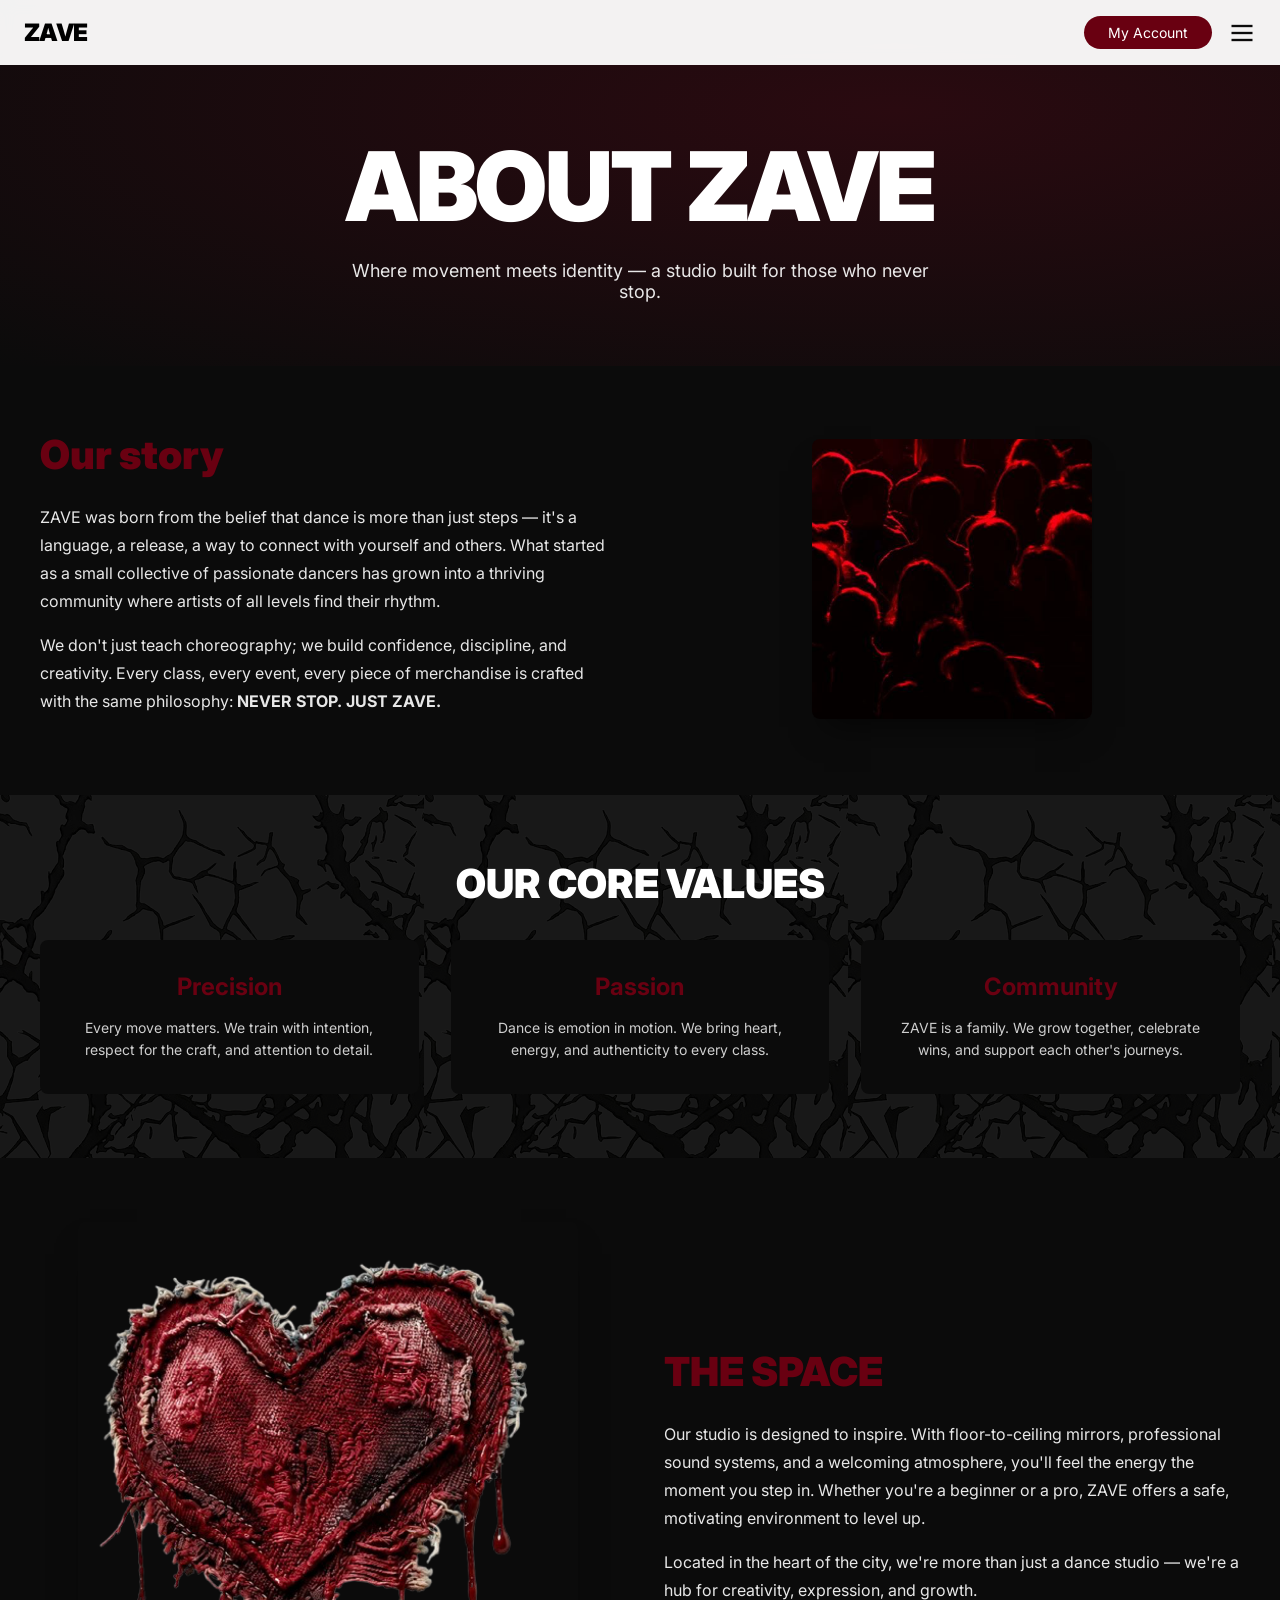
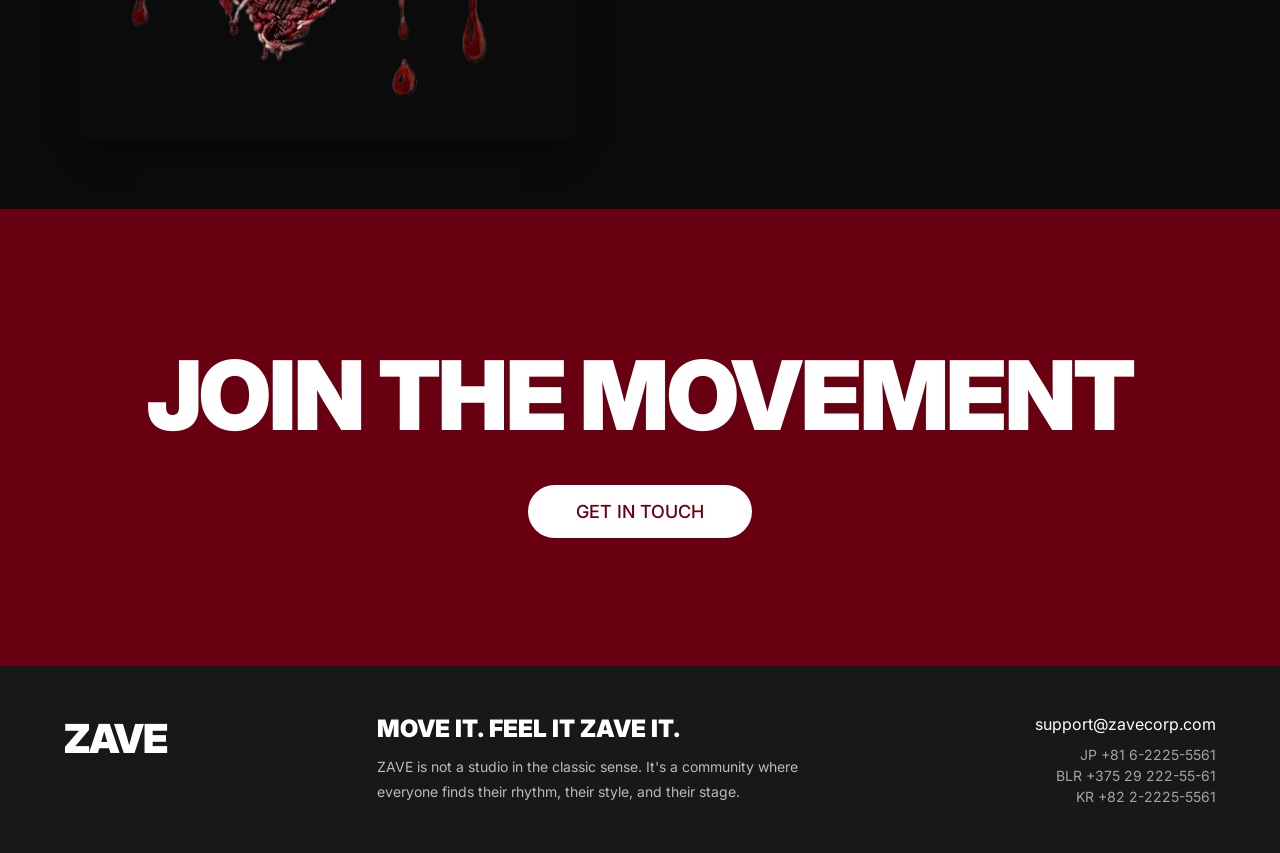
<file: about.html>
<!DOCTYPE html>
<html lang="en">
<head>
    <meta charset="UTF-8">
    <meta name="viewport" content="width=device-width, initial-scale=1.0">
    <title>ZAVE - About Studio</title>
    <link rel="stylesheet" href="styles.css">
    <style>
        /* Additional styles for About page */
        .about-hero {
            background: radial-gradient(ellipse at 70% 30%, #2a0a10, #0B0B0B);
            color: white;
            padding: 8rem 1.5rem 4rem;
            text-align: center;
        }
        .about-hero-title {
            font-size: 4rem;
            font-weight: 900;
            letter-spacing: -0.025em;
            margin-bottom: 1rem;
        }
        @media (min-width: 768px) {
            .about-hero-title {
                font-size: 6rem;
            }
        }
        .about-subtitle {
            font-size: 1.125rem;
            opacity: 0.9;
            max-width: 600px;
            margin: 0 auto;
        }
        .about-story {
            background: #0B0B0B;
            color: white;
            padding: 4rem 1.5rem;
        }
        .about-story-container {
            max-width: 1200px;
            margin: 0 auto;
            display: grid;
            gap: 3rem;
        }
        @media (min-width: 768px) {
            .about-story-container {
                grid-template-columns: 1fr 1fr;
                align-items: center;
            }
        }
        .about-story-text h2 {
            font-size: 2.5rem;
            font-weight: 900;
            margin-bottom: 1.5rem;
            color: #690011;
        }
        .about-story-text p {
            font-size: 1rem;
            line-height: 1.75;
            opacity: 0.9;
            margin-bottom: 1rem;
        }
        /* Square, smaller image for Our Story */
        .about-story-image {
            text-align: center;
        }
        .about-story-image img {
            width: 280px;
            height: 280px;
            object-fit: cover;
            border-radius: 0.5rem;
            box-shadow: 0 20px 30px -12px rgba(0,0,0,0.5);
        }
        /* For The Space image - keep original size but allow local file */
        .about-story-image.space-image img {
            width: 100%;
            height: auto;
            max-width: 500px;
            object-fit: cover;
        }
        /* On smaller screens, reduce size for story image */
        @media (max-width: 768px) {
            .about-story-image img {
                width: 200px;
                height: 200px;
            }
        }
        /* Pattern background for the Core Values section */
        .pattern-bg {
            background: #181818;
            background-image: url('pattern.png');
            background-repeat: repeat;
            background-blend-mode: overlay;
        }
        .about-values {
            color: white;
            padding: 4rem 1.5rem;
            text-align: center;
        }
        .values-grid {
            max-width: 1200px;
            margin: 2rem auto 0;
            display: grid;
            gap: 2rem;
            grid-template-columns: 1fr;
        }
        @media (min-width: 768px) {
            .values-grid {
                grid-template-columns: repeat(3, 1fr);
            }
        }
        .value-card {
            background: #0B0B0B;
            padding: 2rem;
            border-radius: 0.5rem;
            transition: transform 0.3s;
        }
        .value-card:hover {
            transform: translateY(-5px);
        }
        .value-card h3 {
            font-size: 1.5rem;
            font-weight: 700;
            margin-bottom: 1rem;
            color: #690011;
        }
        .value-card p {
            font-size: 0.875rem;
            opacity: 0.8;
            line-height: 1.6;
        }
        /* Remove extra margin if no icon */
        .value-card {
            margin-top: 0;
        }
    </style>
</head>
<body>

    <!-- Navigation -->
    <nav class="nav">
        <div class="nav-container">
            <a href="index.html" style="text-decoration: none; color: inherit;">
                <div class="logo">ZAVE</div>
            </a>
            <div class="nav-right">
                <button class="btn-account">My Account</button>
                <button class="hamburger" id="hamburgerBtn">
                    <svg width="28" height="28" viewBox="0 0 24 24" fill="none" stroke="currentColor" stroke-width="2">
                        <line x1="3" y1="12" x2="21" y2="12"></line>
                        <line x1="3" y1="6" x2="21" y2="6"></line>
                        <line x1="3" y1="18" x2="21" y2="18"></line>
                    </svg>
                </button>
            </div>
        </div>
    </nav>

    <!-- Sidebar Overlay -->
    <div class="sidebar-overlay" id="sidebarOverlay"></div>

    <!-- Sidebar -->
    <div class="sidebar" id="sidebar">
        <div class="sidebar-content">
            <button class="sidebar-close" id="sidebarClose">
                <svg width="28" height="28" viewBox="0 0 24 24" fill="none" stroke="currentColor" stroke-width="2">
                    <line x1="18" y1="6" x2="6" y2="18"></line>
                    <line x1="6" y1="6" x2="18" y2="18"></line>
                </svg>
            </button>
            <div class="sidebar-logo">ZAVE</div>
            <nav class="sidebar-nav">
                <a href="index.html" class="sidebar-link">MAIN PAGE</a>
                <a href="about.html" class="sidebar-link">About studio</a>
                <a href="index.html#membership" class="sidebar-link">Memberships</a>
                <a href="merchandise.html" class="sidebar-link">Merchandise</a>
                <a href="index.html#contact" class="sidebar-link-small">Contact Us</a>
            </nav>
        </div>
    </div>

    <!-- Hero Section -->
    <section class="about-hero">
        <h1 class="about-hero-title">ABOUT ZAVE</h1>
        <p class="about-subtitle">Where movement meets identity — a studio built for those who never stop.</p>
    </section>

    <!-- Story Section with local square PNG -->
    <section class="about-story">
        <div class="about-story-container">
            <div class="about-story-text">
                <h2>Our story</h2>
                <p>ZAVE was born from the belief that dance is more than just steps — it's a language, a release, a way to connect with yourself and others. What started as a small collective of passionate dancers has grown into a thriving community where artists of all levels find their rhythm.</p>
                <p>We don't just teach choreography; we build confidence, discipline, and creativity. Every class, every event, every piece of merchandise is crafted with the same philosophy: <strong>NEVER STOP. JUST ZAVE.</strong></p>
            </div>
            <div class="about-story-image">
                <img src="story-image.png" alt="Dance studio">
            </div>
        </div>
    </section>

    <!-- Core Values Section with pattern background (no emojis) -->
    <section class="about-values pattern-bg">
        <h2 style="font-size: 2.5rem; font-weight: 900;">OUR CORE VALUES</h2>
        <div class="values-grid">
            <div class="value-card">
                <!-- Removed emoji -->
                <h3>Precision</h3>
                <p>Every move matters. We train with intention, respect for the craft, and attention to detail.</p>
            </div>
            <div class="value-card">
                <!-- Removed emoji -->
                <h3>Passion</h3>
                <p>Dance is emotion in motion. We bring heart, energy, and authenticity to every class.</p>
            </div>
            <div class="value-card">
                <!-- Removed emoji -->
                <h3>Community</h3>
                <p>ZAVE is a family. We grow together, celebrate wins, and support each other's journeys.</p>
            </div>
        </div>
    </section>

    <!-- The Space Section with local PNG -->
    <section class="about-story">
        <div class="about-story-container">
            <div class="about-story-image space-image">
                <img src="space-image.png" alt="Studio interior">
            </div>
            <div class="about-story-text">
                <h2>THE SPACE</h2>
                <p>Our studio is designed to inspire. With floor-to-ceiling mirrors, professional sound systems, and a welcoming atmosphere, you'll feel the energy the moment you step in. Whether you're a beginner or a pro, ZAVE offers a safe, motivating environment to level up.</p>
                <p>Located in the heart of the city, we're more than just a dance studio — we're a hub for creativity, expression, and growth.</p>
            </div>
        </div>
    </section>

    <!-- Call to Action -->
    <section class="booking-banner" style="background: #690011;">
        <div class="booking-content">
            <h2 class="booking-title">JOIN THE MOVEMENT</h2>
            <a href="index.html#contact" class="btn-white" style="display: inline-block; text-decoration: none;">GET IN TOUCH</a>
        </div>
    </section>

    <!-- Footer -->
    <footer class="footer">
        <div class="footer-container">
            <div class="footer-logo-section">
                <div class="logo">ZAVE</div>
            </div>
            <div class="footer-info">
                <div class="footer-title">MOVE IT. FEEL IT ZAVE IT.</div>
                <p class="footer-text">ZAVE is not a studio in the classic sense. It's a community where everyone finds their rhythm, their style, and their stage.</p>
            </div>
            <div class="footer-contact">
                <div class="footer-email">support@zavecorp.com</div>
                <div class="footer-phones">
                    <div>JP +81 6-2225-5561</div>
                    <div>BLR +375 29 222-55-61</div>
                    <div>KR +82 2-2225-5561</div>
                </div>
            </div>
        </div>
    </footer>

    <script src="script.js"></script>
</body>
</html>
</file>
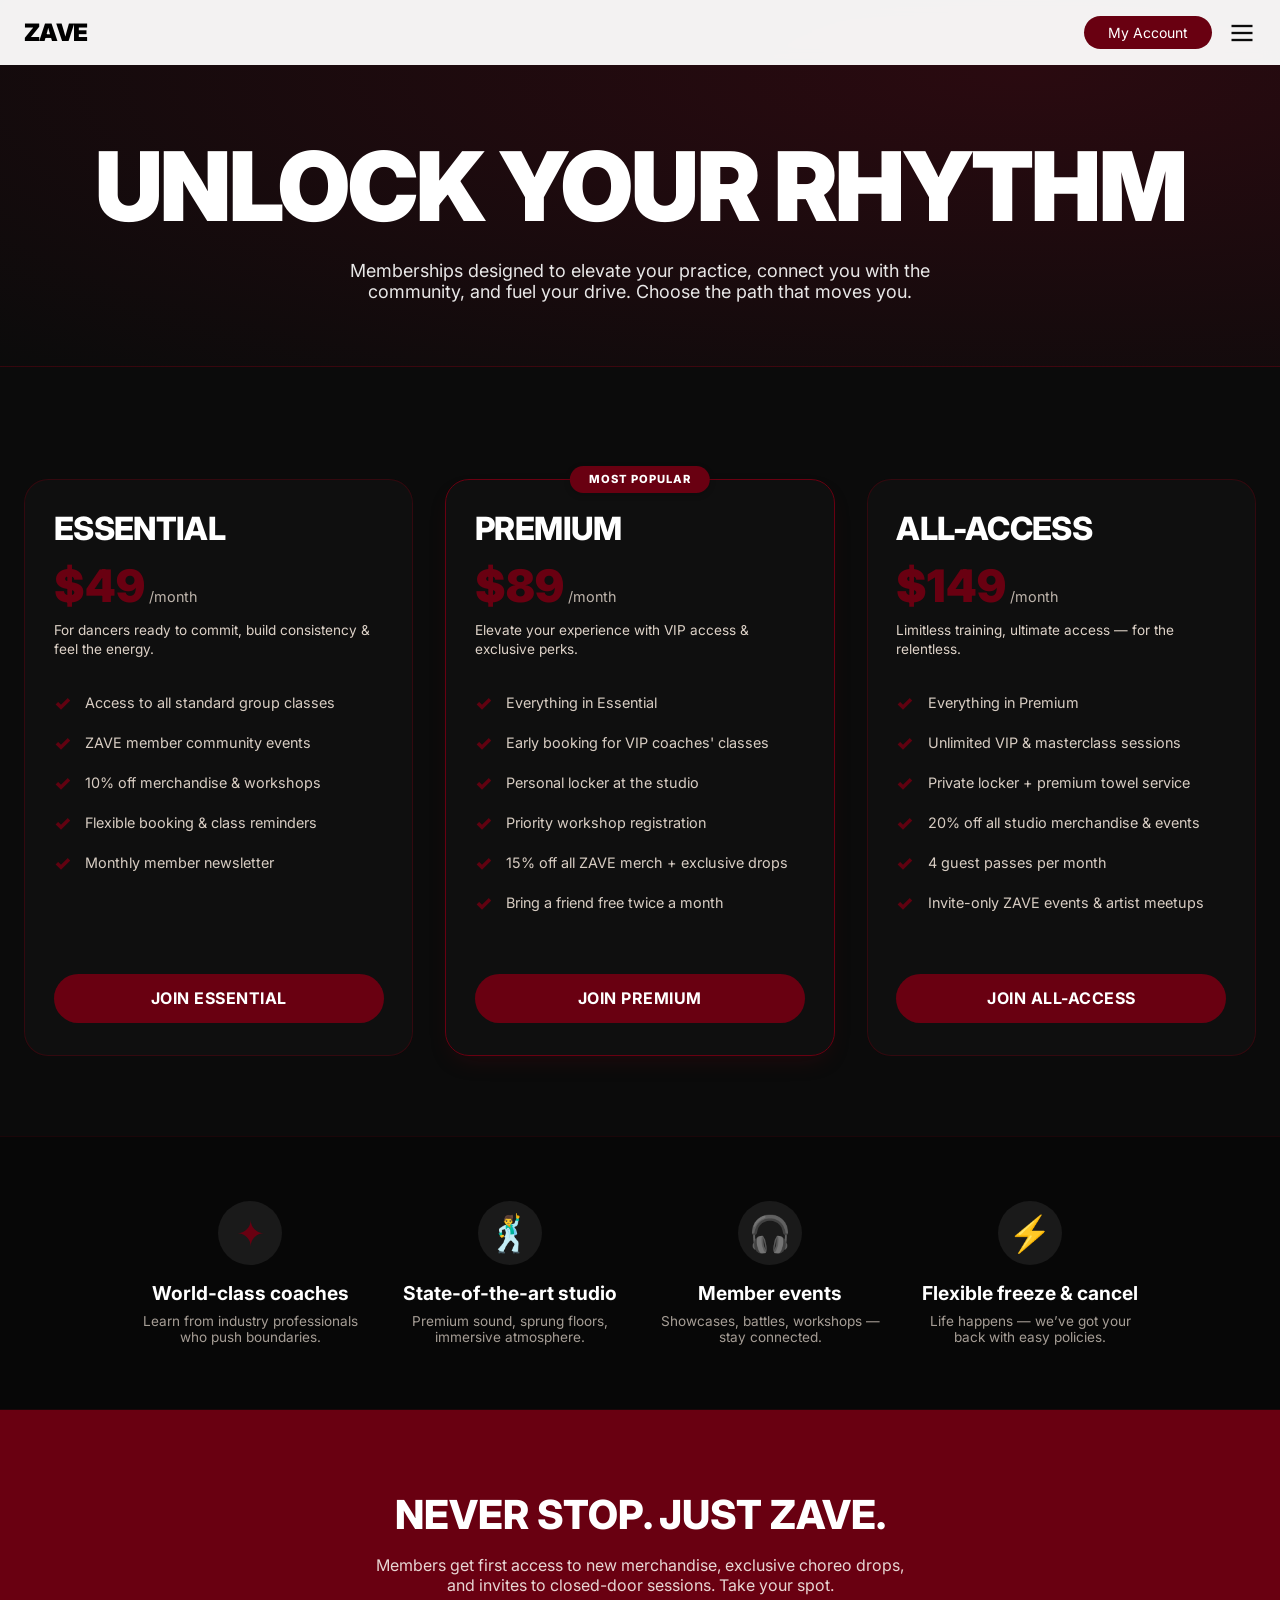
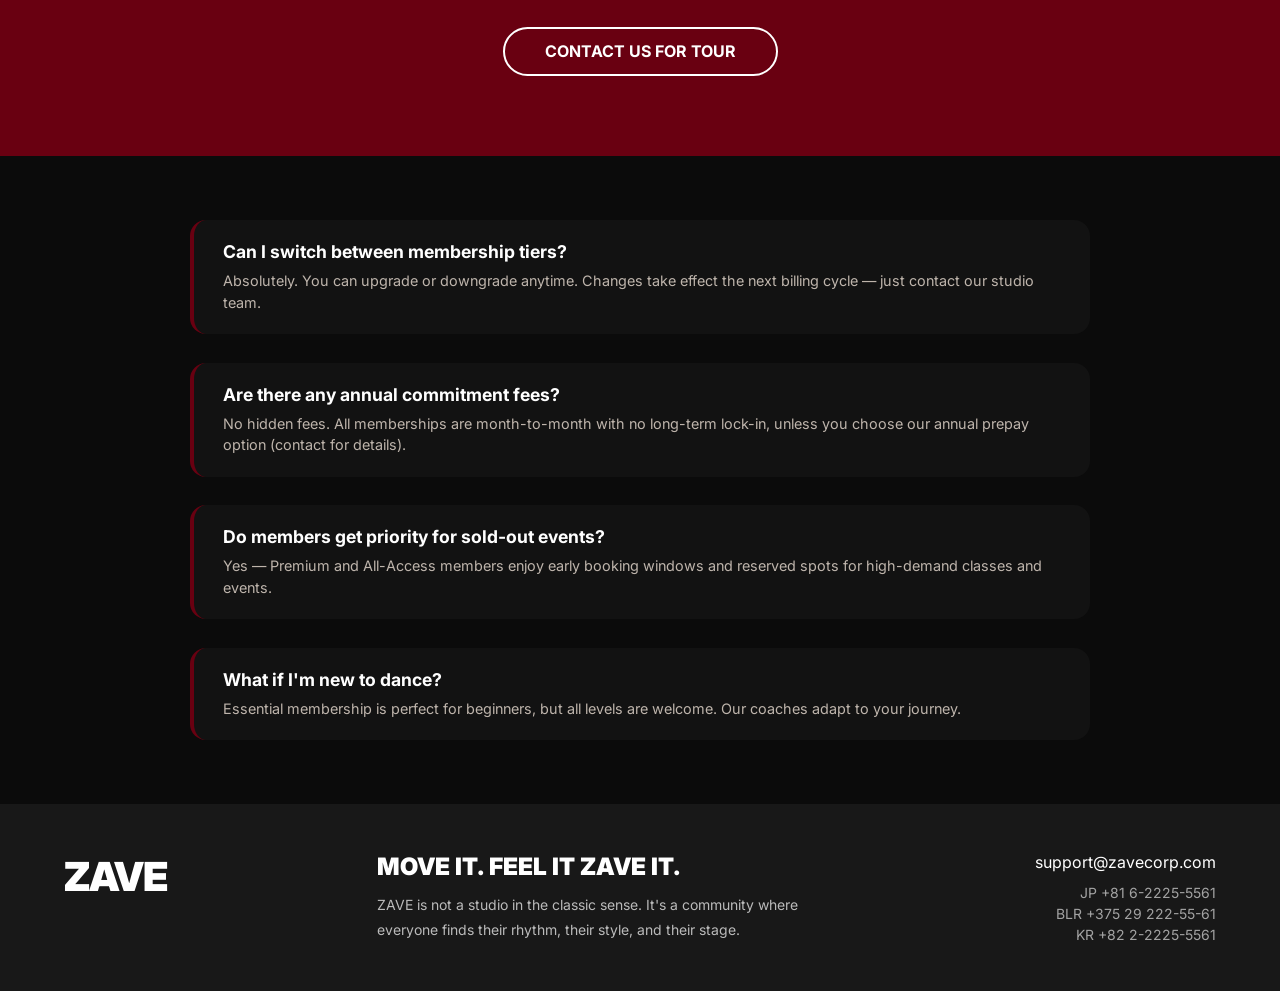
<file: membership.html>
<!DOCTYPE html>
<html lang="en">
<head>
    <meta charset="UTF-8">
    <meta name="viewport" content="width=device-width, initial-scale=1.0, viewport-fit=cover">
    <title>ZAVE - Memberships | Find Your Plan</title>
    <link rel="stylesheet" href="styles.css">
    <style>
        /* ===== MEMBERSHIPS PAGE SPECIFIC STYLES ===== */
        .membership-hero {
            background: radial-gradient(ellipse at 80% 20%, #2a0a10, #0B0B0B);
            color: white;
            padding: 8rem 1.5rem 4rem;
            text-align: center;
            border-bottom: 1px solid rgba(105, 0, 17, 0.4);
        }
        .membership-hero-title {
            font-size: 4rem;
            font-weight: 900;
            letter-spacing: -0.025em;
            margin-bottom: 1rem;
        }
        @media (min-width: 768px) {
            .membership-hero-title {
                font-size: 6rem;
            }
        }
        .membership-sub {
            font-size: 1.125rem;
            opacity: 0.9;
            max-width: 600px;
            margin: 0.5rem auto 0;
        }
        .pricing-grid {
            max-width: 1280px;
            margin: 2rem auto 0;
            padding: 5rem 1.5rem;
            display: grid;
            gap: 2rem;
            grid-template-columns: 1fr;
        }
        @media (min-width: 768px) {
            .pricing-grid {
                grid-template-columns: repeat(3, 1fr);
                gap: 2rem;
            }
        }
        .plan-card {
            background: #0F0F0F;
            border-radius: 1.5rem;
            transition: transform 0.25s ease, box-shadow 0.3s;
            border: 1px solid rgba(105, 0, 17, 0.4);
            display: flex;
            flex-direction: column;
            height: 100%;
            backdrop-filter: blur(2px);
            overflow: visible; /* allows badge to be fully visible */
            position: relative;
        }
        .plan-card:hover {
            transform: translateY(-8px);
            box-shadow: 0 25px 35px -18px rgba(0,0,0,0.8);
            border-color: #690011;
        }
        .plan-badge {
            background: #690011;
            color: white;
            font-size: 0.7rem;
            font-weight: 700;
            text-transform: uppercase;
            letter-spacing: 1px;
            padding: 0.3rem 1rem;
            display: inline-block;
            align-self: flex-start;
            margin: 1.2rem 0 0 1.5rem;
            border-radius: 40px;
        }
        .plan-header {
            padding: 1.8rem 1.8rem 0.5rem 1.8rem;
        }
        .plan-name {
            font-size: 2rem;
            font-weight: 800;
            letter-spacing: -0.02em;
            margin-bottom: 0.5rem;
            color: white;
        }
        .plan-price {
            margin-top: 1rem;
            display: flex;
            align-items: baseline;
            flex-wrap: wrap;
            gap: 0.25rem;
        }
        .price-amount {
            font-size: 2.8rem;
            font-weight: 800;
            color: #690011;
            line-height: 1;
        }
        .price-period {
            font-size: 0.9rem;
            opacity: 0.8;
            color: #e9ddd2;
        }
        .plan-description {
            font-size: 0.85rem;
            margin-top: 0.75rem;
            padding-right: 0.5rem;
            color: #e9ddd2 !important;
            line-height: 1.4;
            opacity: 0.95;
        }
        .plan-features {
            padding: 1.5rem 1.8rem;
            flex-grow: 1;
            list-style: none;
            margin: 0;
        }
        .plan-features li {
            display: flex;
            align-items: center;
            gap: 0.7rem;
            font-size: 0.9rem;
            margin-bottom: 1rem;
            color: #e9ddd2 !important;
            opacity: 0.92;
        }
        .check-icon {
            color: #690011;
            font-weight: 900;
            font-size: 1.2rem;
            min-width: 20px;
        }
        .plan-footer {
            padding: 1.2rem 1.8rem 2rem 1.8rem;
            margin-top: auto;
        }
        .btn-plan {
            width: 100%;
            background: #690011;
            color: white;
            padding: 0.9rem 0;
            border-radius: 60px;
            font-weight: 700;
            font-size: 1rem;
            border: none;
            cursor: pointer;
            transition: all 0.2s ease;
            letter-spacing: 0.5px;
        }
        .btn-plan:hover {
            background: #4A000D;
            transform: scale(0.98);
        }
        .btn-outline-plan {
            background: transparent;
            border: 1.5px solid #690011;
            color: white;
        }
        .btn-outline-plan:hover {
            background: #690011;
            color: white;
        }
        /* featured card with fully visible badge */
        .featured-card {
            border: 1px solid #690011;
            box-shadow: 0 10px 25px -10px rgba(105,0,17,0.3);
            overflow: visible;
            position: relative;
        }
        .featured-card::before {
            content: "MOST POPULAR";
            position: absolute;
            top: -14px;
            left: 50%;
            transform: translateX(-50%);
            background: #690011;
            color: white;
            font-size: 0.7rem;
            font-weight: 800;
            padding: 0.4rem 1.2rem;
            border-radius: 40px;
            letter-spacing: 1px;
            white-space: nowrap;
            z-index: 15;
            box-shadow: 0 2px 6px rgba(0,0,0,0.2);
            pointer-events: none;
        }

        /* extra benefits section */
        .extra-benefits {
            background: #070707;
            color: white;
            padding: 4rem 1.5rem;
            border-top: 1px solid rgba(105, 0, 17, 0.2);
            border-bottom: 1px solid rgba(105, 0, 17, 0.2);
        }
        .benefits-container {
            max-width: 1100px;
            margin: 0 auto;
            display: flex;
            flex-wrap: wrap;
            justify-content: center;
            gap: 2.5rem;
        }
        .benefit-item {
            text-align: center;
            max-width: 220px;
        }
        .benefit-icon {
            font-size: 2.2rem;
            margin-bottom: 1rem;
            display: inline-block;
            background: #1a1a1a;
            width: 64px;
            height: 64px;
            line-height: 64px;
            border-radius: 50%;
            color: #690011;
        }
        .benefit-item h4 {
            font-size: 1.2rem;
            font-weight: 700;
            margin-bottom: 0.5rem;
        }
        .benefit-item p {
            font-size: 0.85rem;
            opacity: 0.7;
            color: #e9ddd2;
        }
        .cta-membership {
            background: #690011;
            padding: 5rem 1.5rem;
            text-align: center;
            color: white;
        }
        .cta-title {
            font-size: 2.5rem;
            font-weight: 800;
            margin-bottom: 1rem;
        }
        .cta-desc {
            max-width: 550px;
            margin: 0 auto 2rem auto;
            opacity: 0.9;
            color: #f5ede8;
        }
        .btn-white-outline {
            background: transparent;
            border: 2px solid white;
            color: white;
            padding: 0.8rem 2.5rem;
            border-radius: 60px;
            font-weight: 700;
            font-size: 1rem;
            cursor: pointer;
            transition: 0.2s;
        }
        .btn-white-outline:hover {
            background: white;
            color: #690011;
        }
        .faq-section {
            background: #0B0B0B;
            padding: 4rem 1.5rem;
        }
        .faq-grid {
            max-width: 900px;
            margin: 0 auto;
            display: grid;
            gap: 1.8rem;
        }
        .faq-question {
            background: #121212;
            border-radius: 1rem;
            padding: 1.3rem 1.8rem;
            border-left: 4px solid #690011;
        }
        .faq-question h4 {
            font-size: 1.1rem;
            font-weight: 700;
            margin-bottom: 0.5rem;
            color: white;
        }
        .faq-question p {
            font-size: 0.9rem;
            opacity: 0.8;
            color: #e9ddd2;
            line-height: 1.5;
        }
        @media (max-width: 640px) {
            .plan-name {
                font-size: 1.7rem;
            }
            .price-amount {
                font-size: 2.2rem;
            }
            .featured-card::before {
                font-size: 0.65rem;
                padding: 0.3rem 0.9rem;
                top: -12px;
            }
        }
    </style>
</head>
<body>

    <!-- Navigation identical to brand style -->
    <nav class="nav">
        <div class="nav-container">
            <a href="index.html" style="text-decoration: none; color: inherit;">
                <div class="logo">ZAVE</div>
            </a>
            <div class="nav-right">
                <button class="btn-account">My Account</button>
                <button class="hamburger" id="hamburgerBtn">
                    <svg width="28" height="28" viewBox="0 0 24 24" fill="none" stroke="currentColor" stroke-width="2">
                        <line x1="3" y1="12" x2="21" y2="12"></line>
                        <line x1="3" y1="6" x2="21" y2="6"></line>
                        <line x1="3" y1="18" x2="21" y2="18"></line>
                    </svg>
                </button>
            </div>
        </div>
    </nav>

    <!-- Sidebar Overlay & Sidebar -->
    <div class="sidebar-overlay" id="sidebarOverlay"></div>
    <div class="sidebar" id="sidebar">
        <div class="sidebar-content">
            <button class="sidebar-close" id="sidebarClose">
                <svg width="28" height="28" viewBox="0 0 24 24" fill="none" stroke="currentColor" stroke-width="2">
                    <line x1="18" y1="6" x2="6" y2="18"></line>
                    <line x1="6" y1="6" x2="18" y2="18"></line>
                </svg>
            </button>
            <div class="sidebar-logo">ZAVE</div>
            <nav class="sidebar-nav">
                <a href="index.html" class="sidebar-link">MAIN PAGE</a>
                <a href="about.html" class="sidebar-link">About studio</a>
                <a href="memberships.html" class="sidebar-link">Memberships</a>
                <a href="merchandise.html" class="sidebar-link">Merchandise</a>
                <a href="index.html#contact" class="sidebar-link-small">Contact Us</a>
            </nav>
        </div>
    </div>

    <!-- Hero -->
    <section class="membership-hero">
        <h1 class="membership-hero-title">UNLOCK YOUR RHYTHM</h1>
        <p class="membership-sub">Memberships designed to elevate your practice, connect you with the community, and fuel your drive. Choose the path that moves you.</p>
    </section>

    <!-- PRICING CARDS -->
    <div class="pricing-grid">
        <!-- Essential Plan -->
        <div class="plan-card">
            <div class="plan-header">
                <div class="plan-name">ESSENTIAL</div>
                <div class="plan-price">
                    <span class="price-amount">$49</span>
                    <span class="price-period">/month</span>
                </div>
                <div class="plan-description">For dancers ready to commit, build consistency & feel the energy.</div>
            </div>
            <ul class="plan-features">
                <li><span class="check-icon">✓</span> Access to all standard group classes</li>
                <li><span class="check-icon">✓</span> ZAVE member community events</li>
                <li><span class="check-icon">✓</span> 10% off merchandise & workshops</li>
                <li><span class="check-icon">✓</span> Flexible booking & class reminders</li>
                <li><span class="check-icon">✓</span> Monthly member newsletter</li>
            </ul>
            <div class="plan-footer">
                <button class="btn-plan js-membership-btn" data-plan="Essential">JOIN ESSENTIAL</button>
            </div>
        </div>

        <!-- Premium Plan (MOST POPULAR) with fixed badge visibility -->
        <div class="plan-card featured-card">
            <div class="plan-header">
                <div class="plan-name">PREMIUM</div>
                <div class="plan-price">
                    <span class="price-amount">$89</span>
                    <span class="price-period">/month</span>
                </div>
                <div class="plan-description">Elevate your experience with VIP access & exclusive perks.</div>
            </div>
            <ul class="plan-features">
                <li><span class="check-icon">✓</span> Everything in Essential</li>
                <li><span class="check-icon">✓</span> Early booking for VIP coaches' classes</li>
                <li><span class="check-icon">✓</span> Personal locker at the studio</li>
                <li><span class="check-icon">✓</span> Priority workshop registration</li>
                <li><span class="check-icon">✓</span> 15% off all ZAVE merch + exclusive drops</li>
                <li><span class="check-icon">✓</span> Bring a friend free twice a month</li>
            </ul>
            <div class="plan-footer">
                <button class="btn-plan js-membership-btn" data-plan="Premium">JOIN PREMIUM</button>
            </div>
        </div>

        <!-- ALL-ACCESS / ELITE -->
        <div class="plan-card">
            <div class="plan-header">
                <div class="plan-name">ALL-ACCESS</div>
                <div class="plan-price">
                    <span class="price-amount">$149</span>
                    <span class="price-period">/month</span>
                </div>
                <div class="plan-description">Limitless training, ultimate access — for the relentless.</div>
            </div>
            <ul class="plan-features">
                <li><span class="check-icon">✓</span> Everything in Premium</li>
                <li><span class="check-icon">✓</span> Unlimited VIP & masterclass sessions</li>
                <li><span class="check-icon">✓</span> Private locker + premium towel service</li>
                <li><span class="check-icon">✓</span> 20% off all studio merchandise & events</li>
                <li><span class="check-icon">✓</span> 4 guest passes per month</li>
                <li><span class="check-icon">✓</span> Invite-only ZAVE events & artist meetups</li>
            </ul>
            <div class="plan-footer">
                <button class="btn-plan js-membership-btn" data-plan="All-Access">JOIN ALL-ACCESS</button>
            </div>
        </div>
    </div>

    <!-- ADDITIONAL PERKS SECTION: consistent with brand style -->
    <section class="extra-benefits">
        <div class="benefits-container">
            <div class="benefit-item">
                <div class="benefit-icon">✦</div>
                <h4>World-class coaches</h4>
                <p>Learn from industry professionals who push boundaries.</p>
            </div>
            <div class="benefit-item">
                <div class="benefit-icon">🕺</div>
                <h4>State-of-the-art studio</h4>
                <p>Premium sound, sprung floors, immersive atmosphere.</p>
            </div>
            <div class="benefit-item">
                <div class="benefit-icon">🎧</div>
                <h4>Member events</h4>
                <p>Showcases, battles, workshops — stay connected.</p>
            </div>
            <div class="benefit-item">
                <div class="benefit-icon">⚡</div>
                <h4>Flexible freeze & cancel</h4>
                <p>Life happens — we’ve got your back with easy policies.</p>
            </div>
        </div>
    </section>

    <!-- CALL TO ACTION BANNER (matching booking-banner vibe) -->
    <section class="cta-membership">
        <h2 class="cta-title">NEVER STOP. JUST ZAVE.</h2>
        <p class="cta-desc">Members get first access to new merchandise, exclusive choreo drops, and invites to closed-door sessions. Take your spot.</p>
        <button class="btn-white-outline js-contact-membership">CONTACT US FOR TOUR</button>
    </section>

    <!-- FAQ SECTION (clean and helpful) -->
    <section class="faq-section">
        <div class="faq-grid">
            <div class="faq-question">
                <h4>Can I switch between membership tiers?</h4>
                <p>Absolutely. You can upgrade or downgrade anytime. Changes take effect the next billing cycle — just contact our studio team.</p>
            </div>
            <div class="faq-question">
                <h4>Are there any annual commitment fees?</h4>
                <p>No hidden fees. All memberships are month-to-month with no long-term lock-in, unless you choose our annual prepay option (contact for details).</p>
            </div>
            <div class="faq-question">
                <h4>Do members get priority for sold-out events?</h4>
                <p>Yes — Premium and All-Access members enjoy early booking windows and reserved spots for high-demand classes and events.</p>
            </div>
            <div class="faq-question">
                <h4>What if I'm new to dance?</h4>
                <p>Essential membership is perfect for beginners, but all levels are welcome. Our coaches adapt to your journey.</p>
            </div>
        </div>
    </section>

    <!-- STANDARD FOOTER (exactly like brand pages) -->
    <footer class="footer">
        <div class="footer-container">
            <div class="footer-logo-section">
                <div class="logo">ZAVE</div>
            </div>
            <div class="footer-info">
                <div class="footer-title">MOVE IT. FEEL IT ZAVE IT.</div>
                <p class="footer-text">ZAVE is not a studio in the classic sense. It's a community where everyone finds their rhythm, their style, and their stage.</p>
            </div>
            <div class="footer-contact">
                <div class="footer-email">support@zavecorp.com</div>
                <div class="footer-phones">
                    <div>JP +81 6-2225-5561</div>
                    <div>BLR +375 29 222-55-61</div>
                    <div>KR +82 2-2225-5561</div>
                </div>
            </div>
        </div>
    </footer>

    <!-- shared global script (sidebar, carousel, etc.) -->
    <script src="script.js"></script>
    <script>
        (function() {
            // all membership buttons & contact
            const membershipBtns = document.querySelectorAll('.js-membership-btn');
            const contactBtn = document.querySelector('.js-contact-membership');
            
            if (membershipBtns.length) {
                membershipBtns.forEach(btn => {
                    btn.addEventListener('click', (e) => {
                        const planName = btn.getAttribute('data-plan') || 'selected membership';
                        alert(`✨ ZAVE: You've chosen ${planName} membership! ✨\nOur team will reach out within 24h to finalize your registration and unlock your benefits. 🔥`);
                    });
                });
            }
            
            if (contactBtn) {
                contactBtn.addEventListener('click', () => {
                    const contactSection = document.getElementById('contact');
                    if (contactSection) {
                        contactSection.scrollIntoView({ behavior: 'smooth' });
                    } else {
                        window.location.href = 'index.html#contact';
                    }
                });
            }
            
            // My Account button interaction
            const accountBtn = document.querySelector('.btn-account');
            if (accountBtn) {
                accountBtn.addEventListener('click', () => {
                    alert("ZAVE ACCOUNT: Sign in to manage your membership, bookings, and orders. Coming soon — stay tuned!");
                });
            }
        })();
    </script>
</body>
</html>
</file>
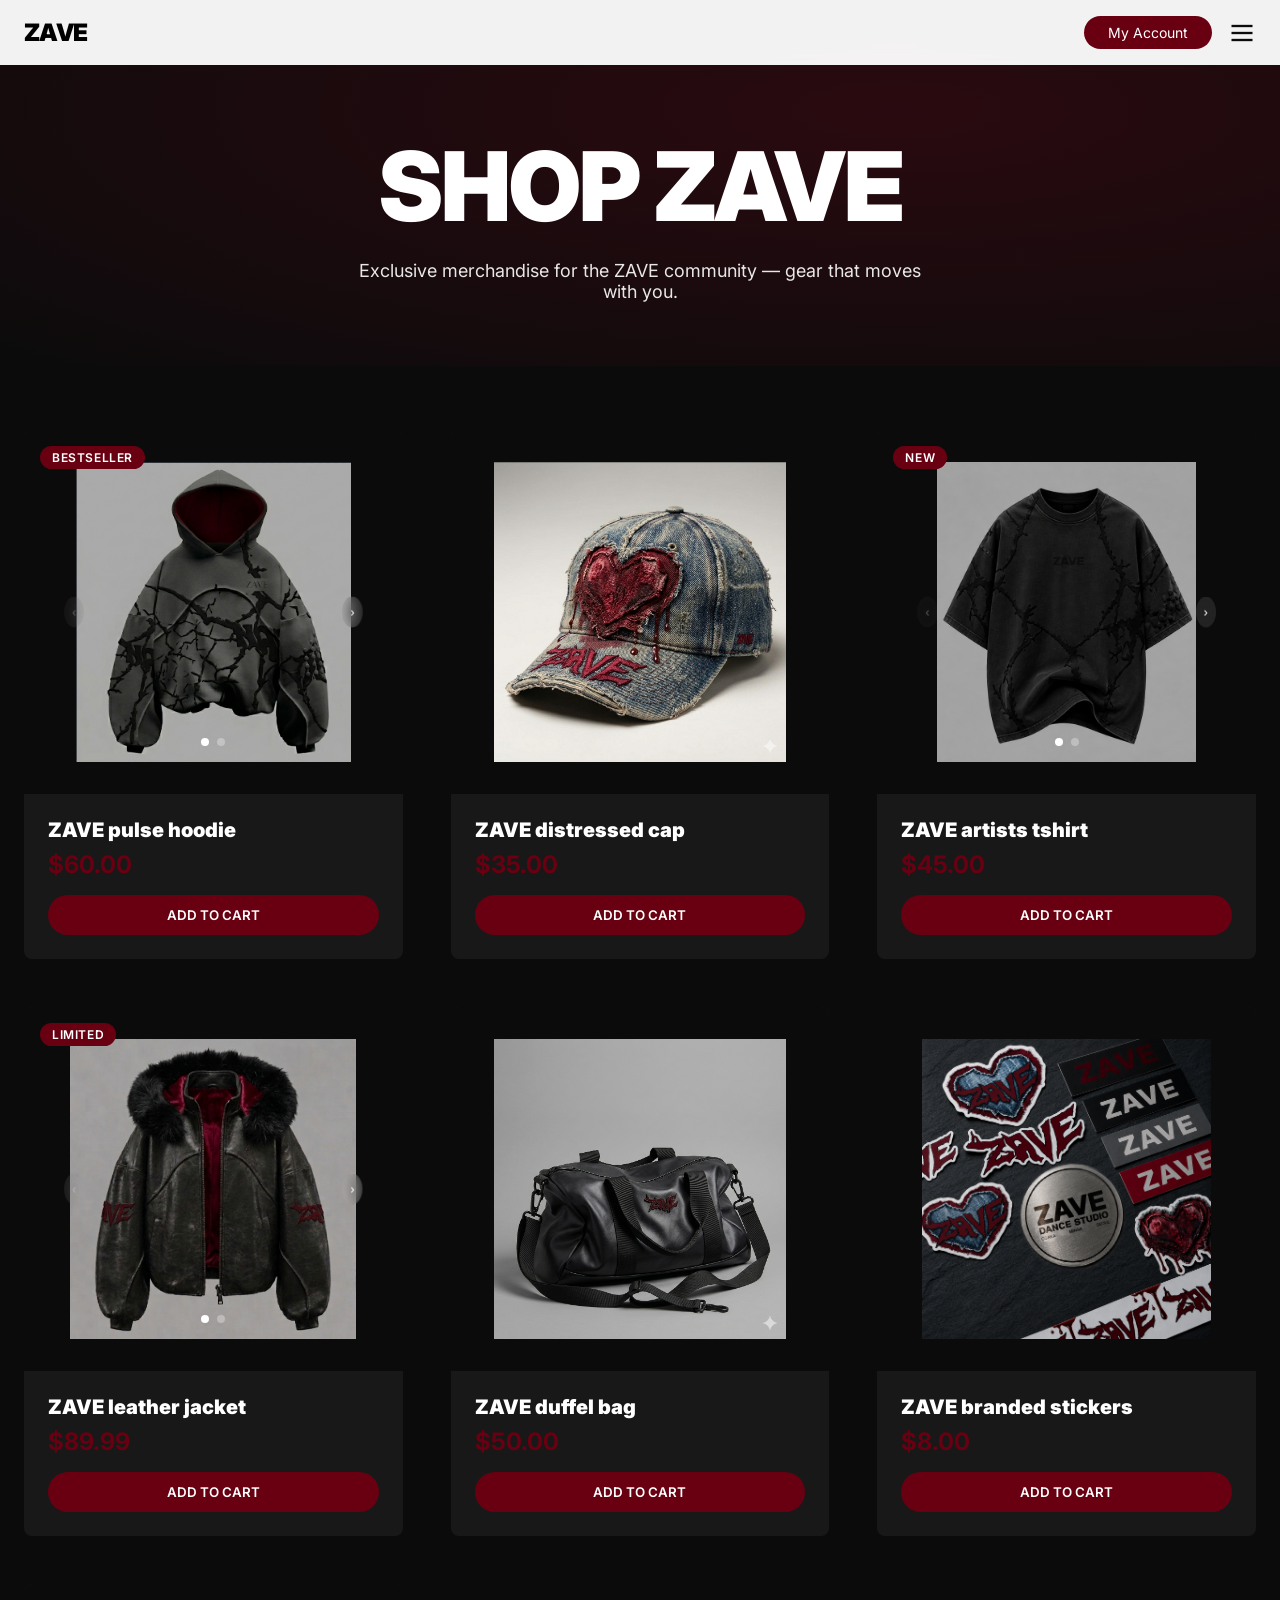
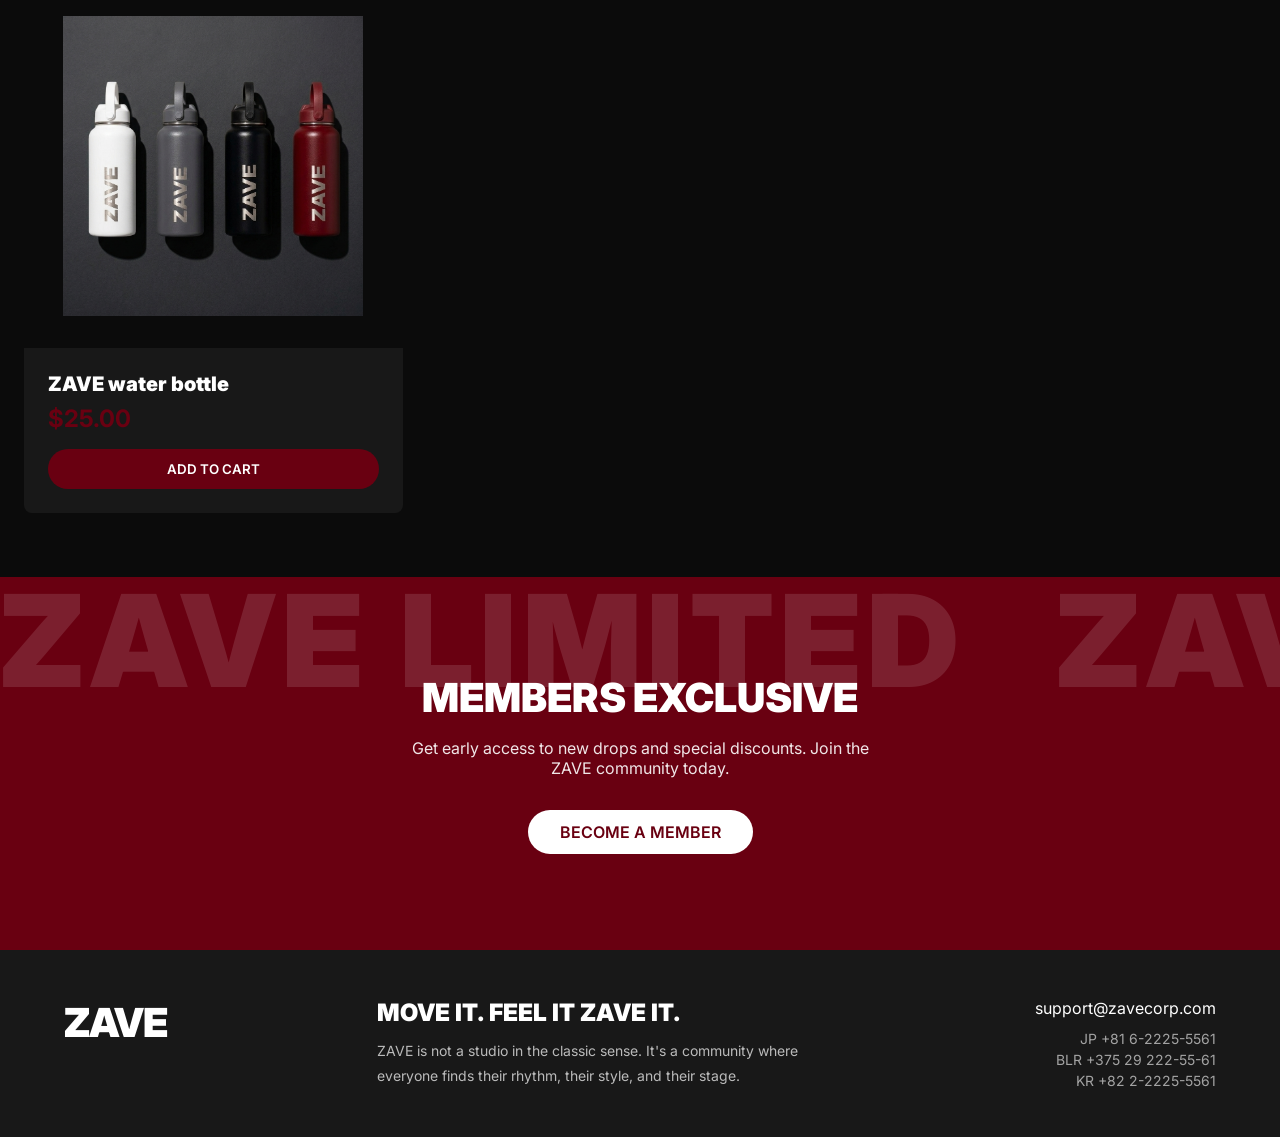
<file: merchandise.html>
<!DOCTYPE html>
<html lang="en">
<head>
    <meta charset="UTF-8">
    <meta name="viewport" content="width=device-width, initial-scale=1.0">
    <title>ZAVE - Merchandise</title>
    <link rel="stylesheet" href="styles.css">
    <style>
        /* Hero Section (no animation) */
        .merch-hero {
            background: radial-gradient(ellipse at 70% 30%, #2a0a10, #0B0B0B);
            color: white;
            padding: 8rem 1.5rem 4rem;
            text-align: center;
            position: relative;
            overflow: hidden;
        }
        .merch-hero-title {
            font-size: 4rem;
            font-weight: 900;
            letter-spacing: -0.025em;
            margin-bottom: 1rem;
            position: relative;
            z-index: 2;
        }
        @media (min-width: 768px) {
            .merch-hero-title {
                font-size: 6rem;
            }
        }
        .merch-hero-subtitle {
            font-size: 1.125rem;
            opacity: 0.9;
            max-width: 600px;
            margin: 0 auto;
            position: relative;
            z-index: 2;
        }

        /* Product Grid */
        .merch-grid {
            max-width: 1400px;
            margin: 0 auto;
            padding: 4rem 1.5rem;
            display: grid;
            gap: 3rem;
            grid-template-columns: 1fr;
        }
        @media (min-width: 768px) {
            .merch-grid {
                grid-template-columns: repeat(2, 1fr);
            }
        }
        @media (min-width: 1024px) {
            .merch-grid {
                grid-template-columns: repeat(3, 1fr);
            }
        }
        .merch-card {
            background: #181818;
            border-radius: 0.5rem;
            overflow: hidden;
            transition: transform 0.3s, box-shadow 0.3s;
            position: relative;
        }
        .merch-card:hover {
            transform: translateY(-8px);
            box-shadow: 0 20px 30px -12px rgba(0,0,0,0.5);
        }
        .merch-badge {
            position: absolute;
            top: 1rem;
            left: 1rem;
            background: #690011;
            color: white;
            font-size: 0.75rem;
            font-weight: 600;
            padding: 0.25rem 0.75rem;
            border-radius: 9999px;
            z-index: 2;
            text-transform: uppercase;
            letter-spacing: 0.05em;
        }
        .merch-image-container {
            background: #0B0B0B;
            padding: 2rem;
            display: flex;
            align-items: center;
            justify-content: center;
            min-height: 300px;
            position: relative;
        }
        .merch-carousel {
            width: 100%;
            position: relative;
            overflow: hidden;
        }
        .merch-track {
            display: flex;
            transition: transform 0.5s ease-out;
            width: 200%;
        }
        .merch-slide {
            width: 50%;
            flex-shrink: 0;
            display: flex;
            align-items: center;
            justify-content: center;
        }
        .merch-image {
            width: 100%;
            height: auto;
            max-height: 300px;
            object-fit: contain;
        }
        .merch-carousel-btn {
            position: absolute;
            top: 50%;
            transform: translateY(-50%);
            background: rgba(255, 255, 255, 0.1);
            backdrop-filter: blur(8px);
            border-radius: 50%;
            padding: 0.5rem;
            border: none;
            color: white;
            cursor: pointer;
            display: flex;
            align-items: center;
            justify-content: center;
            transition: background 0.3s;
            z-index: 5;
        }
        .merch-carousel-btn:hover:not(:disabled) {
            background: rgba(255, 255, 255, 0.2);
        }
        .merch-carousel-btn:disabled {
            opacity: 0.3;
            cursor: not-allowed;
        }
        .merch-carousel-btn-left {
            left: 0.5rem;
        }
        .merch-carousel-btn-right {
            right: 0.5rem;
        }
        .merch-nav {
            position: absolute;
            bottom: 1rem;
            left: 50%;
            transform: translateX(-50%);
            display: flex;
            gap: 0.5rem;
            z-index: 5;
        }
        .merch-dot {
            width: 0.5rem;
            height: 0.5rem;
            border-radius: 50%;
            background: rgba(255, 255, 255, 0.3);
            border: none;
            cursor: pointer;
            padding: 0;
            transition: background 0.3s;
        }
        .merch-dot.active {
            background: white;
        }
        .merch-info {
            padding: 1.5rem;
            color: white;
        }
        .merch-name {
            font-size: 1.25rem;
            font-weight: 600;
            margin-bottom: 0.5rem;
        }
        .merch-price {
            font-size: 1.5rem;
            font-weight: 700;
            color: #690011;
            margin-bottom: 1rem;
        }
        .btn-add-cart {
            width: 100%;
            background: #690011;
            color: white;
            padding: 0.75rem 2rem;
            border-radius: 9999px;
            font-weight: 600;
            border: none;
            cursor: pointer;
            transition: background 0.3s;
        }
        .btn-add-cart:hover {
            background: #4A000D;
        }

        /* CTA Banner with scrolling pattern placed higher (top) */
        .merch-cta {
            background: #690011;
            color: white;
            padding: 6rem 1.5rem;
            text-align: center;
            position: relative;
            overflow: hidden;
        }
        .merch-cta-scroll {
            position: absolute;
            top: 0;
            left: 0;
            right: 0;
            opacity: 0.12;
            font-size: 8rem;
            font-weight: 900;
            white-space: nowrap;
            animation: scrollLimited 20s linear infinite;
            letter-spacing: 0.05em;
            pointer-events: none;
            display: flex;
            align-items: flex-start;
            justify-content: flex-start;
            line-height: 1;
        }
        @keyframes scrollLimited {
            0% {
                transform: translateX(0);
            }
            100% {
                transform: translateX(-50%);
            }
        }
        .merch-cta-title {
            font-size: 2.5rem;
            font-weight: 900;
            margin-bottom: 1rem;
            position: relative;
            z-index: 2;
        }
        .merch-cta-text {
            font-size: 1rem;
            opacity: 0.9;
            margin-bottom: 2rem;
            max-width: 500px;
            margin-left: auto;
            margin-right: auto;
            position: relative;
            z-index: 2;
        }
        .btn-cta {
            background: white;
            color: #690011;
            padding: 0.75rem 2rem;
            border-radius: 9999px;
            font-weight: 600;
            border: none;
            cursor: pointer;
            transition: background 0.3s;
            text-decoration: none;
            display: inline-block;
            position: relative;
            z-index: 2;
        }
        .btn-cta:hover {
            background: #f3f4f6;
        }
    </style>
</head>
<body>

    <!-- Navigation -->
    <nav class="nav">
        <div class="nav-container">
            <a href="index.html" style="text-decoration: none; color: inherit;">
                <div class="logo">ZAVE</div>
            </a>
            <div class="nav-right">
                <button class="btn-account">My Account</button>
                <button class="hamburger" id="hamburgerBtn">
                    <svg width="28" height="28" viewBox="0 0 24 24" fill="none" stroke="currentColor" stroke-width="2">
                        <line x1="3" y1="12" x2="21" y2="12"></line>
                        <line x1="3" y1="6" x2="21" y2="6"></line>
                        <line x1="3" y1="18" x2="21" y2="18"></line>
                    </svg>
                </button>
            </div>
        </div>
    </nav>

    <!-- Sidebar Overlay -->
    <div class="sidebar-overlay" id="sidebarOverlay"></div>

    <!-- Sidebar -->
    <div class="sidebar" id="sidebar">
        <div class="sidebar-content">
            <button class="sidebar-close" id="sidebarClose">
                <svg width="28" height="28" viewBox="0 0 24 24" fill="none" stroke="currentColor" stroke-width="2">
                    <line x1="18" y1="6" x2="6" y2="18"></line>
                    <line x1="6" y1="6" x2="18" y2="18"></line>
                </svg>
            </button>
            <div class="sidebar-logo">ZAVE</div>
            <nav class="sidebar-nav">
                <a href="index.html" class="sidebar-link">MAIN PAGE</a>
                <a href="about.html" class="sidebar-link">About studio</a>
                <a href="index.html#membership" class="sidebar-link">Memberships</a>
                <a href="merchandise.html" class="sidebar-link">Merchandise</a>
                <a href="index.html#contact" class="sidebar-link-small">Contact Us</a>
            </nav>
        </div>
    </div>

    <!-- Hero Section (no animation) -->
    <section class="merch-hero">
        <h1 class="merch-hero-title">SHOP ZAVE</h1>
        <p class="merch-hero-subtitle">Exclusive merchandise for the ZAVE community — gear that moves with you.</p>
    </section>

    <!-- Product Grid (unchanged) -->
    <div class="merch-grid">
        <!-- ZAVE Pulse Hoodie -->
        <div class="merch-card">
            <div class="merch-badge">BESTSELLER</div>
            <div class="merch-image-container">
                <div class="merch-carousel" data-carousel="hoodie">
                    <div class="merch-track">
                        <div class="merch-slide">
                            <img src="hoodie-front.png" alt="ZAVE pulse hoodie front" class="merch-image">
                        </div>
                        <div class="merch-slide">
                            <img src="hoodie-back.png" alt="ZAVE pulse hoodie back" class="merch-image">
                        </div>
                    </div>
                    <button class="merch-carousel-btn merch-carousel-btn-left" data-carousel-prev>‹</button>
                    <button class="merch-carousel-btn merch-carousel-btn-right" data-carousel-next>›</button>
                    <div class="merch-nav">
                        <button class="merch-dot active" data-index="0"></button>
                        <button class="merch-dot" data-index="1"></button>
                    </div>
                </div>
            </div>
            <div class="merch-info">
                <h3 class="merch-name">ZAVE pulse hoodie</h3>
                <p class="merch-price">$60.00</p>
                <button class="btn-add-cart">ADD TO CART</button>
            </div>
        </div>

        <!-- ZAVE Distressed Cap -->
        <div class="merch-card">
            <div class="merch-image-container">
                <img src="cap.png" alt="ZAVE distressed cap" class="merch-image">
            </div>
            <div class="merch-info">
                <h3 class="merch-name">ZAVE distressed cap</h3>
                <p class="merch-price">$35.00</p>
                <button class="btn-add-cart">ADD TO CART</button>
            </div>
        </div>

        <!-- ZAVE Artists T-Shirt -->
        <div class="merch-card">
            <div class="merch-badge">NEW</div>
            <div class="merch-image-container">
                <div class="merch-carousel" data-carousel="shirt">
                    <div class="merch-track">
                        <div class="merch-slide">
                            <img src="shirt-front.png" alt="ZAVE artists tshirt front" class="merch-image">
                        </div>
                        <div class="merch-slide">
                            <img src="shirt-back.png" alt="ZAVE artists tshirt back" class="merch-image">
                        </div>
                    </div>
                    <button class="merch-carousel-btn merch-carousel-btn-left" data-carousel-prev>‹</button>
                    <button class="merch-carousel-btn merch-carousel-btn-right" data-carousel-next>›</button>
                    <div class="merch-nav">
                        <button class="merch-dot active" data-index="0"></button>
                        <button class="merch-dot" data-index="1"></button>
                    </div>
                </div>
            </div>
            <div class="merch-info">
                <h3 class="merch-name">ZAVE artists tshirt</h3>
                <p class="merch-price">$45.00</p>
                <button class="btn-add-cart">ADD TO CART</button>
            </div>
        </div>

        <!-- ZAVE Leather Jacket -->
        <div class="merch-card">
            <div class="merch-badge">LIMITED</div>
            <div class="merch-image-container">
                <div class="merch-carousel" data-carousel="jacket">
                    <div class="merch-track">
                        <div class="merch-slide">
                            <img src="jacket-front.png" alt="ZAVE leather jacket front" class="merch-image">
                        </div>
                        <div class="merch-slide">
                            <img src="jacket-back.png" alt="ZAVE leather jacket back" class="merch-image">
                        </div>
                    </div>
                    <button class="merch-carousel-btn merch-carousel-btn-left" data-carousel-prev>‹</button>
                    <button class="merch-carousel-btn merch-carousel-btn-right" data-carousel-next>›</button>
                    <div class="merch-nav">
                        <button class="merch-dot active" data-index="0"></button>
                        <button class="merch-dot" data-index="1"></button>
                    </div>
                </div>
            </div>
            <div class="merch-info">
                <h3 class="merch-name">ZAVE leather jacket</h3>
                <p class="merch-price">$89.99</p>
                <button class="btn-add-cart">ADD TO CART</button>
            </div>
        </div>

        <!-- ZAVE Duffel Bag -->
        <div class="merch-card">
            <div class="merch-image-container">
                <img src="bag.png" alt="ZAVE duffel bag" class="merch-image">
            </div>
            <div class="merch-info">
                <h3 class="merch-name">ZAVE duffel bag</h3>
                <p class="merch-price">$50.00</p>
                <button class="btn-add-cart">ADD TO CART</button>
            </div>
        </div>

        <!-- ZAVE Branded Stickers -->
        <div class="merch-card">
            <div class="merch-image-container">
                <img src="sticker.png" alt="ZAVE branded stickers" class="merch-image">
            </div>
            <div class="merch-info">
                <h3 class="merch-name">ZAVE branded stickers</h3>
                <p class="merch-price">$8.00</p>
                <button class="btn-add-cart">ADD TO CART</button>
            </div>
        </div>

        <!-- ZAVE Water Bottle -->
        <div class="merch-card">
            <div class="merch-image-container">
                <img src="bottle.png" alt="ZAVE water bottle" class="merch-image">
            </div>
            <div class="merch-info">
                <h3 class="merch-name">ZAVE water bottle</h3>
                <p class="merch-price">$25.00</p>
                <button class="btn-add-cart">ADD TO CART</button>
            </div>
        </div>
    </div>

    <!-- CTA Banner with scrolling "ZAVE LIMITED" placed higher (top) -->
    <section class="merch-cta">
        <div class="merch-cta-scroll">
            ZAVE LIMITED&nbsp;&nbsp;&nbsp;ZAVE LIMITED&nbsp;&nbsp;&nbsp;ZAVE LIMITED&nbsp;&nbsp;&nbsp;
            ZAVE LIMITED&nbsp;&nbsp;&nbsp;ZAVE LIMITED&nbsp;&nbsp;&nbsp;ZAVE LIMITED&nbsp;&nbsp;&nbsp;
        </div>
        <h2 class="merch-cta-title">MEMBERS EXCLUSIVE</h2>
        <p class="merch-cta-text">Get early access to new drops and special discounts. Join the ZAVE community today.</p>
        <a href="index.html#membership" class="btn-cta">BECOME A MEMBER</a>
    </section>

    <!-- Footer -->
    <footer class="footer">
        <div class="footer-container">
            <div class="footer-logo-section">
                <div class="logo">ZAVE</div>
            </div>
            <div class="footer-info">
                <div class="footer-title">MOVE IT. FEEL IT ZAVE IT.</div>
                <p class="footer-text">ZAVE is not a studio in the classic sense. It's a community where everyone finds their rhythm, their style, and their stage.</p>
            </div>
            <div class="footer-contact">
                <div class="footer-email">support@zavecorp.com</div>
                <div class="footer-phones">
                    <div>JP +81 6-2225-5561</div>
                    <div>BLR +375 29 222-55-61</div>
                    <div>KR +82 2-2225-5561</div>
                </div>
            </div>
        </div>
    </footer>

    <script src="script.js"></script>
    <script>
        // Carousel initialization
        document.querySelectorAll('.merch-carousel').forEach(carousel => {
            const track = carousel.querySelector('.merch-track');
            const prevBtn = carousel.querySelector('[data-carousel-prev]');
            const nextBtn = carousel.querySelector('[data-carousel-next]');
            const dots = carousel.querySelectorAll('.merch-dot');
            let currentSlide = 0;
            const totalSlides = dots.length;

            function updateCarousel() {
                track.style.transform = `translateX(-${currentSlide * 50}%)`;
                dots.forEach((dot, idx) => {
                    dot.classList.toggle('active', idx === currentSlide);
                });
                if (prevBtn) prevBtn.disabled = currentSlide === 0;
                if (nextBtn) nextBtn.disabled = currentSlide === totalSlides - 1;
            }

            if (prevBtn) {
                prevBtn.addEventListener('click', () => {
                    if (currentSlide > 0) {
                        currentSlide--;
                        updateCarousel();
                    }
                });
            }
            if (nextBtn) {
                nextBtn.addEventListener('click', () => {
                    if (currentSlide < totalSlides - 1) {
                        currentSlide++;
                        updateCarousel();
                    }
                });
            }
            dots.forEach((dot, idx) => {
                dot.addEventListener('click', () => {
                    currentSlide = idx;
                    updateCarousel();
                });
            });
            updateCarousel();
        });

        // Add to cart
        document.querySelectorAll('.btn-add-cart').forEach(btn => {
            btn.addEventListener('click', () => {
                alert('Item added to cart!');
            });
        });
    </script>
</body>
</html>
</file>
<file: styles.css>
@import url('https://fonts.googleapis.com/css2?family=Inter:ital,wght@0,400;0,900;1,400;1,900&display=swap');

* {
    margin: 0;
    padding: 0;
    box-sizing: border-box;
}

html {
    margin: 0;
    padding: 0;
    overflow-x: hidden;
}

body {
    font-family: 'Inter', sans-serif;
    font-weight: 400;  /* Regular for body text */
    min-height: 100vh;
    background: #0B0B0B;
    color: #000;
    margin: 0;
    padding: 0;
    overflow-x: hidden;
}

h1, h2, h3, h4, h5, h6,
.hero-title,
.booking-title,
.level-up-title,
.about-title,
.product-heading,
.membership-hero-title,
.merch-hero-title,
.plan-name,
.value-card h3,
.footer-title,
.social-title,
.contact-title,
.subscription-title,
.cta-title,
.merch-cta-title,
.about-hero-title,
.merch-name,
.product-name,
.plan-price .price-amount,
.price-amount,
.merch-card .merch-name,
.about-story-text h2,
.contact-title span,
.benefit-item h4,
.faq-question h4,
.sidebar-logo,
.logo {
    font-family: 'Inter', sans-serif;
    font-weight: 900;  /* Black */
}


p,
.about-text,
.product-text,
.footer-text,
.subscription-benefits,
.plan-description,
.plan-features li,
.value-card p,
.about-subtitle,
.membership-sub,
.merch-hero-subtitle,
.cta-desc,
.benefit-item p,
.faq-question p,
.form-label,
.required,
.nav .btn-account,
.hamburger,
.sidebar-link,
.sidebar-link-small,
.btn,
.booking-scroll,
.level-up-title,
.merch-cta-scroll,
.merch-badge,
.merch-price,
.product-view,
.product-price,
.footer-email,
.footer-phones div,
.contact-subtitle,
.form-input,
.btn-send,
.btn-social,
.social-icon {
    font-family: 'Inter', sans-serif;
    font-weight: 400;  /* Regular */
}

/* 特定元素如有需要可保持 semibold，但为了统一，一般正文均为 regular */
.btn-account,
.btn-primary,
.btn-white,
.btn-subscribe,
.btn-options,
.btn-shop,
.btn-plan,
.btn-add-cart,
.btn-cta,
.btn-white-outline {
    font-weight: 500; 
    font-family: 'Inter', sans-serif;
}


.nav {
    position: fixed;
    top: 0;
    left: 0;
    right: 0;
    z-index: 50;
    background: rgba(255, 255, 255, 0.95);
    backdrop-filter: blur(8px);
}

.nav-container {
    max-width: 1280px;
    margin: 0 auto;
    padding: 1rem 1.5rem;
    display: flex;
    align-items: center;
    justify-content: space-between;
}

.logo {
    font-size: 1.5rem;
    letter-spacing: -0.025em;
}

.nav-right {
    display: flex;
    align-items: center;
    gap: 1rem;
}

.btn-account {
    background: #690011;
    color: white;
    padding: 0.5rem 1.5rem;
    border-radius: 9999px;
    font-size: 0.875rem;
    border: none;
    cursor: pointer;
    transition: background 0.3s;
}

.btn-account:hover {
    background: #4A000D;
}

.hamburger {
    background: none;
    border: none;
    color: #0B0B0B;
    cursor: pointer;
    padding: 0;
    display: flex;
    align-items: center;
    transition: color 0.3s;
}

.hamburger:hover {
    color: #690011;
}

/* Sidebar */
.sidebar-overlay {
    position: fixed;
    inset: 0;
    background: rgba(0, 0, 0, 0.5);
    z-index: 50;
    opacity: 0;
    visibility: hidden;
    transition: opacity 0.3s, visibility 0.3s;
}

.sidebar-overlay.active {
    opacity: 1;
    visibility: visible;
}

.sidebar {
    position: fixed;
    top: 0;
    right: 0;
    height: 100%;
    width: 20rem;
    background: #0B0B0B;
    color: white;
    z-index: 50;
    transform: translateX(100%);
    transition: transform 0.3s ease-in-out;
}

.sidebar.active {
    transform: translateX(0);
}

.sidebar-content {
    padding: 1.5rem;
}

.sidebar-close {
    position: absolute;
    top: 1.5rem;
    left: 1.5rem;
    background: none;
    border: none;
    color: white;
    cursor: pointer;
    transition: color 0.3s;
}

.sidebar-close:hover {
    color: #690011;
}

.sidebar-logo {
    font-size: 1.875rem;
    margin-bottom: 3rem;
    margin-top: 0.5rem;
    text-align: right;
}

.sidebar-nav {
    display: flex;
    flex-direction: column;
    gap: 1.5rem;
}

.sidebar-link {
    display: block;
    font-size: 1.125rem;
    font-weight: 600;  /* Semi-bold for navigation, but using Inter */
    color: white;
    text-decoration: none;
    transition: color 0.3s;
}

.sidebar-link:hover {
    color: #690011;
}

.sidebar-link-small {
    display: block;
    font-size: 0.875rem;
    opacity: 0.7;
    color: white;
    text-decoration: none;
    margin-top: 2rem;
    transition: opacity 0.3s, color 0.3s;
}

.sidebar-link-small:hover {
    opacity: 1;
    color: #690011;
}

/* Hero Section */
.hero {
    position: relative;
    height: 100vh;
    display: flex;
    align-items: center;
    justify-content: center;
    overflow: hidden;
    margin-top: 4rem;
    background: white;
}

.hero-image {
    position: absolute;
    inset: 0;
    width: 100%;
    height: 100%;
    object-fit: cover;
    filter: grayscale(100%) brightness(0.9);
    opacity: 0.6;
}

.hero-content {
    position: relative;
    z-index: 10;
    text-align: center;
    padding: 0 1.5rem;
}

.hero-title {
    font-size: 3rem;
    margin-bottom: 2rem;
    letter-spacing: -0.025em;
    line-height: 1.1;
}

@media (min-width: 768px) {
    .hero-title {
        font-size: 4.5rem;
    }
}

@media (min-width: 1024px) {
    .hero-title {
        font-size: 6rem;
    }
}

.btn-primary {
    background: #690011;
    color: white;
    padding: 1rem 3rem;
    border-radius: 9999px;
    font-size: 1.125rem;
    border: none;
    cursor: pointer;
    transition: background 0.3s;
}

.btn-primary:hover {
    background: #4A000D;
}

/* Booking Banner */
.booking-banner {
    background: #690011;
    color: white;
    padding: 6rem 1.5rem;
    text-align: center;
    position: relative;
    overflow: hidden;
}

@media (min-width: 768px) {
    .booking-banner {
        padding: 8rem 1.5rem;
    }
}

.booking-scroll {
    position: absolute;
    inset: 0;
    opacity: 0.1;
    font-size: 6rem;
    font-weight: 900;
    white-space: nowrap;
    animation: scroll 20s linear infinite;
}

@media (min-width: 768px) {
    .booking-scroll {
        font-size: 12rem;
    }
}

@keyframes scroll {
    0% {
        transform: translateX(0);
    }
    100% {
        transform: translateX(-33.33%);
    }
}

.booking-content {
    position: relative;
    z-index: 10;
    max-width: 64rem;
    margin: 0 auto;
}

.booking-title {
    font-size: 3rem;
    letter-spacing: -0.025em;
    margin-bottom: 2rem;
}

@media (min-width: 768px) {
    .booking-title {
        font-size: 4.5rem;
    }
}

@media (min-width: 1024px) {
    .booking-title {
        font-size: 6rem;
    }
}

.btn-white {
    background: white;
    color: #690011;
    padding: 1rem 3rem;
    border-radius: 9999px;
    font-size: 1.125rem;
    border: none;
    cursor: pointer;
    transition: background 0.3s;
}

.btn-white:hover {
    background: #f3f4f6;
}

/* Level Up Banner */
.level-up {
    background: #690011;
    color: white;
    padding: 4rem 1.5rem;
    text-align: center;
}

@media (min-width: 768px) {
    .level-up {
        padding: 6rem 1.5rem;
    }
}

.level-up-title {
    font-size: 3rem;
    letter-spacing: -0.025em;
}

@media (min-width: 768px) {
    .level-up-title {
        font-size: 4.5rem;
    }
}

@media (min-width: 1024px) {
    .level-up-title {
        font-size: 6rem;
    }
}

/* Video & Subscription Section */
.video-subscription {
    display: grid;
    background: #690011;
}

@media (min-width: 768px) {
    .video-subscription {
        grid-template-columns: 1fr 1fr;
    }
}

.video-container {
    background: #7A0015;
    padding: 2rem;
    display: flex;
    align-items: center;
    justify-content: center;
}

@media (min-width: 768px) {
    .video-container {
        padding: 4rem;
    }
}

.video-wrapper {
    width: 100%;
    max-width: 48rem;
}

.video-player {
    position: relative;
    aspect-ratio: 16/9;
    background: #1f2937;
    border-radius: 0.5rem;
    overflow: hidden;
    box-shadow: 0 25px 50px -12px rgba(0, 0, 0, 0.25);
}

.video-thumbnail {
    width: 100%;
    height: 100%;
    object-fit: cover;
}

.play-btn {
    position: absolute;
    top: 50%;
    left: 50%;
    transform: translate(-50%, -50%);
    width: 4rem;
    height: 4rem;
    background: rgba(255, 255, 255, 0.9);
    border-radius: 50%;
    border: none;
    display: flex;
    align-items: center;
    justify-content: center;
    cursor: pointer;
    transition: background 0.3s;
}

.play-btn:hover {
    background: white;
}

.play-btn svg {
    color: #0B0B0B;
    margin-left: 0.25rem;
}

.video-controls {
    position: absolute;
    bottom: 0;
    left: 0;
    right: 0;
    background: linear-gradient(to top, rgba(0, 0, 0, 0.6), transparent);
    padding: 1rem;
    display: flex;
    align-items: center;
    justify-content: space-between;
}

.video-time {
    color: white;
    font-size: 0.875rem;
}

.video-buttons {
    display: flex;
    align-items: center;
    gap: 0.75rem;
}

.control-btn {
    background: none;
    border: none;
    color: white;
    cursor: pointer;
    padding: 0;
    display: flex;
    transition: opacity 0.3s;
}

.control-btn:hover {
    opacity: 0.8;
}

/* Subscription */
.subscription-container {
    background: #690011;
    color: white;
    padding: 2rem;
    display: flex;
    align-items: flex-start;
    justify-content: center;
}

@media (min-width: 768px) {
    .subscription-container {
        padding: 4rem;
    }
}

.subscription-card {
    max-width: 28rem;
    border: 2px solid rgba(255, 255, 255, 0.2);
    border-radius: 0.5rem;
    padding: 2rem;
    box-shadow: 0 25px 50px -12px rgba(0, 0, 0, 0.25);
    position: relative;
    overflow: hidden;
}

.accent-bg-1,
.accent-bg-2 {
    position: absolute;
    border-radius: 50%;
    background: rgba(255, 255, 255, 0.05);
    filter: blur(60px);
}

.accent-bg-1 {
    top: 0;
    right: 0;
    width: 8rem;
    height: 8rem;
}

.accent-bg-2 {
    bottom: 0;
    left: 0;
    width: 6rem;
    height: 6rem;
    filter: blur(40px);
}

.subscription-title {
    font-size: 1.875rem;
    margin-bottom: 1.5rem;
    position: relative;
}

.subscription-benefits {
    font-size: 0.875rem;
    opacity: 0.9;
    line-height: 1.75;
    margin-bottom: 1.5rem;
    position: relative;
}

.subscription-benefits p {
    margin-bottom: 0.75rem;
}

.subscription-buttons {
    position: relative;
    display: flex;
    flex-direction: column;
    gap: 0.75rem;
}

.btn-subscribe {
    width: 100%;
    background: white;
    color: #690011;
    padding: 0.75rem 2rem;
    border-radius: 9999px;
    font-weight: 600;
    border: none;
    cursor: pointer;
    transition: background 0.3s;
}

.btn-subscribe:hover {
    background: #f3f4f6;
}

.btn-options {
    width: 100%;
    background: transparent;
    color: white;
    padding: 0.75rem 2rem;
    border-radius: 9999px;
    font-weight: 600;
    border: 1px solid rgba(255, 255, 255, 0.3);
    cursor: pointer;
    font-size: 0.875rem;
    transition: background 0.3s;
}

.btn-options:hover {
    background: rgba(255, 255, 255, 0.1);
}

/* About Section */
.about {
    display: grid;
    background: #690011;
    color: white;
}

@media (min-width: 768px) {
    .about {
        grid-template-columns: repeat(3, 1fr);
    }
}

.about-item {
    padding: 2rem;
    display: flex;
    flex-direction: column;
    align-items: flex-start;
    justify-content: center;
}

@media (min-width: 768px) {
    .about-item {
        padding: 4rem;
    }
}

.about-title {
    font-size: 2.25rem;
    margin-bottom: 1.5rem;
    line-height: 1.2;
}

@media (min-width: 768px) {
    .about-title {
        font-size: 3rem;
    }
}

.about-text {
    font-size: 0.875rem;
    opacity: 0.9;
    line-height: 1.75;
    margin-bottom: 1rem;
}

.about-link {
    font-size: 0.875rem;
    color: white;
    text-decoration: underline;
    transition: opacity 0.3s;
    display: inline-block;
}

.about-link:hover {
    opacity: 0.6;
}

/* Product Section */
.product {
    display: grid;
    min-height: 100vh;
}

@media (min-width: 768px) {
    .product {
        grid-template-columns: 1fr 1fr;
    }
}

.product-image-container {
    background: #0B0B0B;
    color: white;
    display: flex;
    flex-direction: column;
    align-items: center;
    justify-content: center;
    padding: 3rem;
}

@media (min-width: 768px) {
    .product-image-container {
        padding: 6rem;
    }
}

.product-carousel {
    width: 100%;
    max-width: 28rem;
    position: relative;
    overflow: hidden;
}

.carousel-track {
    display: flex;
    transition: transform 0.5s ease-out;
    width: 200%;
}

.carousel-slide {
    width: 50%;
    flex-shrink: 0;
    display: flex;
    align-items: center;
    justify-content: center;
    border-radius: 0.5rem;
}

.hoodie-image {
    width: 100%;
    height: auto;
    display: block;
    border-radius: 0.5rem;
}

.carousel-btn {
    position: absolute;
    top: 50%;
    transform: translateY(-50%);
    background: rgba(255, 255, 255, 0.1);
    backdrop-filter: blur(8px);
    border-radius: 50%;
    padding: 0.5rem;
    border: none;
    color: white;
    cursor: pointer;
    display: flex;
    align-items: center;
    justify-content: center;
    transition: background 0.3s;
}

.carousel-btn:hover:not(:disabled) {
    background: rgba(255, 255, 255, 0.2);
}

.carousel-btn:disabled {
    opacity: 0.3;
    cursor: not-allowed;
}

.carousel-btn-left {
    left: 1rem;
}

.carousel-btn-right {
    right: 1rem;
}

.carousel-indicators {
    display: flex;
    justify-content: center;
    gap: 0.5rem;
    margin-top: 1rem;
}

.dot {
    width: 0.5rem;
    height: 0.5rem;
    border-radius: 50%;
    background: rgba(255, 255, 255, 0.3);
    border: none;
    cursor: pointer;
    padding: 0;
    transition: background 0.3s;
}

.dot.active {
    background: white;
}

.product-info {
    margin-top: 1.5rem;
}

.product-name {
    font-size: 1.125rem;
    opacity: 0.6;
}

.product-price {
    font-size: 2rem;
    font-weight: 600;
    margin-top: 0.25rem;
    font-family: 'Inter', sans-serif;
}

.product-view {
    font-size: 0.75rem;
    opacity: 0.5;
    margin-top: 0.25rem;
}

.product-description {
    background: #181818;
    color: white;
    display: flex;
    flex-direction: column;
    align-items: flex-start;
    justify-content: center;
    padding: 3rem;
}

@media (min-width: 768px) {
    .product-description {
        padding: 6rem;
    }
}

.product-heading {
    font-size: 3rem;
    letter-spacing: -0.025em;
    line-height: 1;
    margin-bottom: 2rem;
    max-width: 28rem;
}

@media (min-width: 768px) {
    .product-heading {
        font-size: 4.5rem;
    }
}

.product-text {
    font-size: 1rem;
    opacity: 0.8;
    line-height: 1.75;
    margin-bottom: 2rem;
    max-width: 28rem;
}

.btn-shop {
    background: #690011;
    color: white;
    padding: 1rem 3.5rem;
    border-radius: 9999px;
    border: none;
    cursor: pointer;
    font-weight: 500;
    font-size: 1.125rem;
    transition: background 0.3s;
}

.btn-shop:hover {
    background: #4A000D;
}

/* Contact Section */
.contact {
    background: #690011;
    color: white;
    padding: 4rem 1.5rem;
}

@media (min-width: 768px) {
    .contact {
        padding: 6rem 1.5rem;
    }
}

.contact-container {
    max-width: 72rem;
    margin: 0 auto;
    display: grid;
    gap: 3rem;
    align-items: center;
}

@media (min-width: 768px) {
    .contact-container {
        grid-template-columns: 1fr 1fr;
    }
}

.contact-title {
    font-size: 3rem;
    margin-bottom: 1.5rem;
    letter-spacing: -0.025em;
    line-height: 1;
    display: flex;
    flex-direction: column;
}

@media (min-width: 768px) {
    .contact-title {
        font-size: 4.5rem;
    }
}

.contact-subtitle {
    font-size: 1rem;
    opacity: 0.9;
}

.contact-form {
    display: flex;
    flex-direction: column;
    gap: 1.5rem;
}

.form-row {
    display: grid;
    grid-template-columns: 1fr 1fr;
    gap: 2rem;
}

.form-group {
    display: flex;
    flex-direction: column;
    min-width: 0;
}

.form-label {
    display: block;
    font-size: 0.875rem;
    margin-bottom: 0.5rem;
}

.required {
    opacity: 0.6;
}

.form-input {
    width: 100%;
    max-width: 100%;
    background: transparent;
    border: 2px solid rgba(255, 255, 255, 0.4);
    border-radius: 9999px;
    padding: 0.75rem 1.5rem;
    color: white;
    font-size: 1rem;
    outline: none;
    transition: border-color 0.3s;
    box-sizing: border-box;
}

.form-input::placeholder {
    color: rgba(255, 255, 255, 0.4);
}

.form-input:focus {
    border-color: white;
}

.btn-send {
    background: white;
    color: #690011;
    padding: 0.75rem 2.5rem;
    border-radius: 9999px;
    font-weight: 600;
    border: none;
    cursor: pointer;
    font-size: 1rem;
    transition: background 0.3s;
    width: fit-content;
}

.btn-send:hover {
    background: #f3f4f6;
}

/* Social Section */
.social {
    background: #181818;
    color: white;
    padding: 4rem 1.5rem;
}

@media (min-width: 768px) {
    .social {
        padding: 6rem 1.5rem;
    }
}

.social-container {
    max-width: 72rem;
    margin: 0 auto;
}

.social-title {
    font-size: 3rem;
    text-align: center;
    margin-bottom: 3rem;
    letter-spacing: -0.025em;
}

@media (min-width: 768px) {
    .social-title {
        font-size: 4.5rem;
    }
}

.social-btn-wrapper {
    text-align: center;
    margin-bottom: 3rem;
}

.btn-social {
    background: white;
    color: #0B0B0B;
    padding: 0.75rem 2.5rem;
    border-radius: 9999px;
    border: none;
    cursor: pointer;
    font-weight: 500;
    transition: background 0.3s;
}

.btn-social:hover {
    background: #f3f4f6;
}

.social-icons {
    display: flex;
    justify-content: center;
    align-items: center;
    gap: 2rem;
}

@media (min-width: 768px) {
    .social-icons {
        gap: 3rem;
    }
}

.social-icon {
    display: flex;
    align-items: center;
    justify-content: center;
    width: 5rem;
    height: 5rem;
    border-radius: 50%;
    background: transparent;
    border: 1px solid rgba(105, 0, 17, 0.3);
    color: #690011;
    text-decoration: none;
    transition: all 0.3s;
}

@media (min-width: 768px) {
    .social-icon {
        width: 6rem;
        height: 6rem;
    }
}

.social-icon:hover {
    background: #690011;
    border-color: #690011;
    transform: scale(1.05);
}

.social-icon:hover svg {
    color: white;
    stroke: white;
}

/* Footer */
.footer {
    background: #181818;
    color: white;
    padding: 3rem 1.5rem;
}

.footer-container {
    max-width: 72rem;
    margin: 0 auto;
    display: flex;
    flex-direction: column;
    gap: 2rem;
}

@media (min-width: 768px) {
    .footer-container {
        flex-direction: row;
        justify-content: space-between;
        align-items: flex-start;
    }
}

.footer-logo-section {
    flex-shrink: 0;
}

.footer-logo-section .logo {
    font-size: 2.5rem;
}

.footer-info {
    flex: 1;
    max-width: 28rem;
    margin: 0 2rem;
}

.footer-contact {
    flex-shrink: 0;
    text-align: right;
}

.footer-title {
    font-size: 1.5rem;
    margin-bottom: 0.75rem;
}

.footer-text {
    font-size: 0.875rem;
    opacity: 0.7;
    line-height: 1.75;
}

.footer-email {
    margin-bottom: 0.75rem;
}

.footer-phones {
    font-size: 0.875rem;
    opacity: 0.6;
}

.footer-phones div {
    margin-top: 0.25rem;
}
</file>
